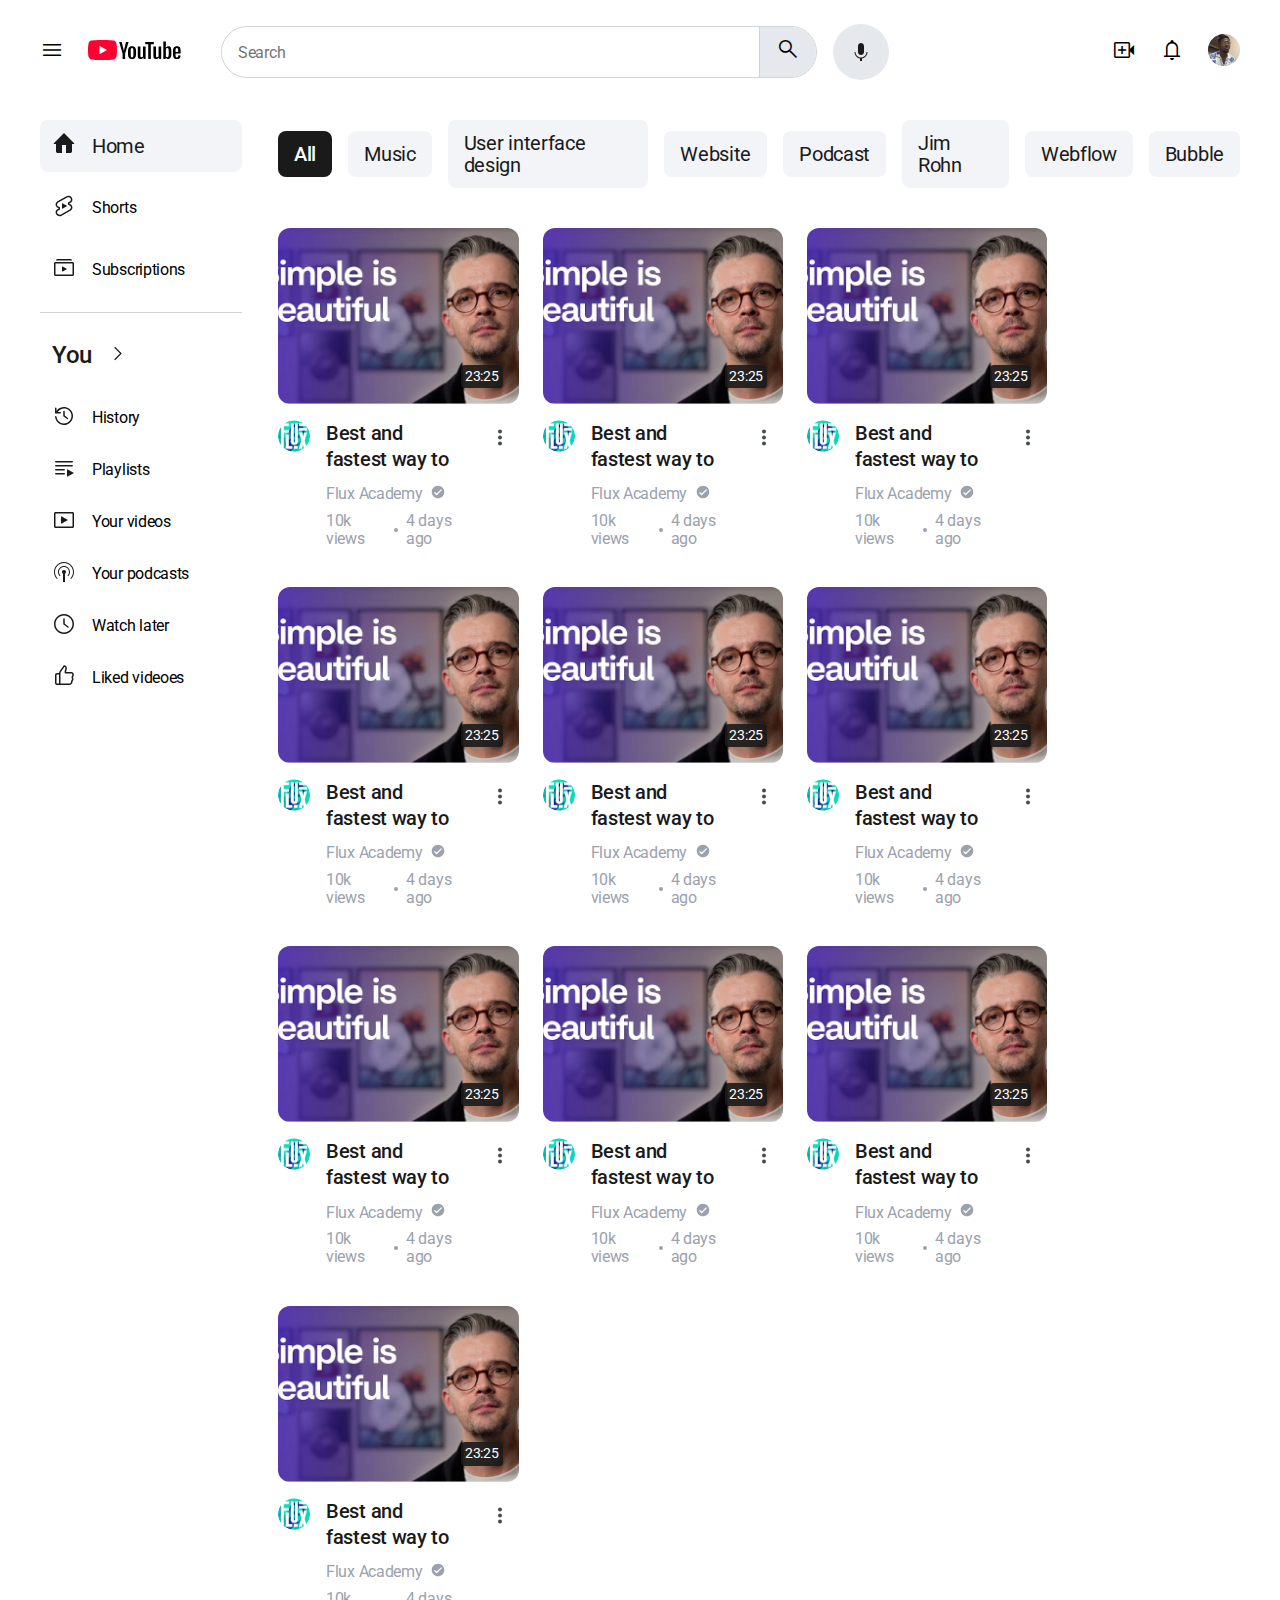
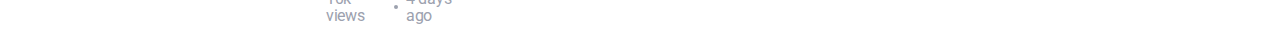
<file: index.html>
<!DOCTYPE html>
<html lang="en">
<head>
    <meta charset="UTF-8">
    <meta name="viewport" content="width=device-width, initial-scale=1.0">
    <title>Youtube replica</title>
    <link rel="stylesheet" href="./style.css">
    <link href="https://fonts.googleapis.com/css2?family=Material+Symbols+Outlined" rel="stylesheet" />
</head>
<body>
    <div class="main-container">
        <div class="navigation-header">
            <div class="logo-side">
                <div class="menu-wrapper">
                    <span class="material-symbols-outlined">menu</span>
                </div>
                <div class="logo-wrapper">
                    <a href="#">
                        <img src="./images/logo.svg" alt="youtube-logo">
                    </a>
                </div>
            </div>
            <div class="search-side">
                <div class="search-input-side">
                    <form class="searchbar">
                        <input type="text" placeholder="Search" name="search">
                    </form>
                    <div class="search-icon-wrapper">
                        <span class="material-symbols-outlined">search</span>
                    </div>
                </div>
                <div class="mic-wrapper">
                    <img src="./images/mic-icon.svg" alt="mic-icon">
                </div>
            </div>
            <div class="right-side">
                <div class="create-icon-wrapper">
                    <span class="material-symbols-outlined">
                        video_call
                        </span>
                </div>
                <div class="notification-icon-wrapper">
                    <span class="material-symbols-outlined">
                        notifications
                        </span>
                </div>
                <div class="user-avatar-wrapper">
                    <a href="#">
                        <img src="./images/user-gerald.png" alt="gerald-nwodo">
                    </a>
                </div>
            </div>
        </div>
        <div class="body-wrapper">
            <div class="sidebar-menu">
                <div class="first-section-sidebar">
                    <div class="selected-sidebar-item">
                        <div class="item-icon-wrapper">
                            <img src="./images/home-icon.svg" alt="home-icon">
                        </div>
                        <div class="item-text-wrapper">
                            <p>Home</p>
                        </div>
                    </div>
                    <div class="normal-sidebar-item">
                        <div class="item-icon-wrapper">
                            <img src="./images/shorts-icon.svg" alt="short-icon">
                        </div>
                        <div class="normal-item-wrapper">
                            <p>Shorts</p>
                        </div>
                    </div>
                    <div class="normal-sidebar-item">
                        <div class="item-icon-wrapper">
                            <img src="./images/subscriptions-icon.svg" alt="Subscriptions-icon">
                        </div>
                        <div class="normal-item-wrapper">
                            <p>Subscriptions</p>
                        </div>
                    </div>
                </div>
                <div class="second-section-sidebar">
                    <div class="sidebar-section-title">
                        <h6>You</h6>
                        <div class="forward-arrow">
                            <img src="./images/arrow right-icon.svg" alt="arrow-right-icon">
                        </div>
                    </div>
                    <div class="sidebar-container">
                        <div class="normal-sidebar-item">
                            <div class="item-icon-wrapper">
                                <img src="./images/history-icon.svg" alt="History-icon">
                            </div>
                            <div class="normal-item-wrapper">
                                <p>History</p>
                            </div>
                        </div>
                        <div class="normal-sidebar-item">
                            <div class="item-icon-wrapper">
                                <img src="./images/playlists -icon.svg" alt="playlist-icon">
                            </div>
                            <div class="normal-item-wrapper">
                                <p>Playlists</p>
                            </div>
                        </div>
                        <div class="normal-sidebar-item">
                            <div class="item-icon-wrapper">
                                <img src="./images/y.videos-icon.svg" alt="your-videos-icon">
                            </div>
                            <div class="normal-item-wrapper">
                                <p>Your videos</p>
                            </div>
                        </div>
                        <div class="normal-sidebar-item">
                            <div class="item-icon-wrapper">
                                <img src="./images/your podcast -icon.svg" alt="podcast-icon">
                            </div>
                            <div class="normal-item-wrapper">
                                <p>Your podcasts</p>
                            </div>
                        </div>
                        <div class="normal-sidebar-item">
                            <div class="item-icon-wrapper">
                                <img src="./images/later-icon.svg" alt="later-icon">
                            </div>
                            <div class="normal-item-wrapper">
                                <p>Watch later</p>
                            </div>
                        </div>
                        <div class="normal-sidebar-item">
                            <div class="item-icon-wrapper">
                                <img src="./images/liked -icon.svg" alt="thumbup-icon">
                            </div>
                            <div class="normal-item-wrapper">
                                <p>Liked videoes</p>
                            </div>
                        </div>
                    </div>
                </div>
            </div>
            <div class="content-container">
                <div class="tags-container">
                    <div class="active-tag">
                        <p>All</p>
                    </div>
                    <div class="inactive-tag">
                        <p>Music</p>
                    </div>
                    <div class="inactive-tag">
                        <p>User interface design</p>
                    </div>
                    <div class="inactive-tag">
                        <p>Website</p>
                    </div>
                    <div class="inactive-tag">
                        <p>Podcast</p>
                    </div>
                    <div class="inactive-tag">
                        <p>Jim Rohn</p>
                    </div>
                    <div class="inactive-tag">
                        <p>Webflow</p>
                    </div>
                    <div class="inactive-tag">
                        <p>Bubble</p>
                    </div>
                </div>
                <div class="thumbnail-container">
                    <div class="single-thumbnail">
                        <div class="image-container">
                            <div class="duration">
                                <p>23:25</p>
                            </div>
                        </div>
                        <div class="infor-part">
                            <div class="avatar-infor">
                                <div class="avatart-wrapper">
                                    <img src="./images/flux avatar.png" alt="flux-avartar">
                                </div>
                                <div class="all-text-part">
                                    <h3>Best and fastest way to design beautiful websites</h3>
                                    <div class="smaller-texts">
                                        <div class="company-verify">
                                            <p>Flux Academy</p>
                                            <div class="verify-wrapper">
                                                <img src="./images/verified -icon.svg" alt="verifcation-badge">
                                            </div>
                                        </div>
                                        <div class="views-time">
                                            <div class="views-wrapper">
                                                <p>10k views</p>
                                            </div>
                                            <div class="time-wrapper">
                                                <img src="./images/dot-4px-icon.svg" alt="dot-separator">
                                                <p>4 days ago</p>
                                            </div>
                                        </div>
                                    </div>
                                </div>
                            </div>
                            <div class="kebab-menu-wrapper">
                                <img src="./images/kebab menu -icon.svg" alt="kebab-icon">
                            </div>
                        </div>
                    </div>
                    <div class="single-thumbnail">
                        <div class="image-container">
                            <div class="duration">
                                <p>23:25</p>
                            </div>
                        </div>
                        <div class="infor-part">
                            <div class="avatar-infor">
                                <div class="avatart-wrapper">
                                    <img src="./images/flux avatar.png" alt="flux-avartar">
                                </div>
                                <div class="all-text-part">
                                    <h3>Best and fastest way to design beautiful websites</h3>
                                    <div class="smaller-texts">
                                        <div class="company-verify">
                                            <p>Flux Academy</p>
                                            <div class="verify-wrapper">
                                                <img src="./images/verified -icon.svg" alt="verifcation-badge">
                                            </div>
                                        </div>
                                        <div class="views-time">
                                            <div class="views-wrapper">
                                                <p>10k views</p>
                                            </div>
                                            <div class="time-wrapper">
                                                <img src="./images/dot-4px-icon.svg" alt="dot-separator">
                                                <p>4 days ago</p>
                                            </div>
                                        </div>
                                    </div>
                                </div>
                            </div>
                            <div class="kebab-menu-wrapper">
                                <img src="./images/kebab menu -icon.svg" alt="kebab-icon">
                            </div>
                        </div>
                    </div>
                    <div class="single-thumbnail">
                        <div class="image-container">
                            <div class="duration">
                                <p>23:25</p>
                            </div>
                        </div>
                        <div class="infor-part">
                            <div class="avatar-infor">
                                <div class="avatart-wrapper">
                                    <img src="./images/flux avatar.png" alt="flux-avartar">
                                </div>
                                <div class="all-text-part">
                                    <h3>Best and fastest way to design beautiful websites</h3>
                                    <div class="smaller-texts">
                                        <div class="company-verify">
                                            <p>Flux Academy</p>
                                            <div class="verify-wrapper">
                                                <img src="./images/verified -icon.svg" alt="verifcation-badge">
                                            </div>
                                        </div>
                                        <div class="views-time">
                                            <div class="views-wrapper">
                                                <p>10k views</p>
                                            </div>
                                            <div class="time-wrapper">
                                                <img src="./images/dot-4px-icon.svg" alt="dot-separator">
                                                <p>4 days ago</p>
                                            </div>
                                        </div>
                                    </div>
                                </div>
                            </div>
                            <div class="kebab-menu-wrapper">
                                <img src="./images/kebab menu -icon.svg" alt="kebab-icon">
                            </div>
                        </div>
                    </div>
                    <div class="single-thumbnail">
                        <div class="image-container">
                            <div class="duration">
                                <p>23:25</p>
                            </div>
                        </div>
                        <div class="infor-part">
                            <div class="avatar-infor">
                                <div class="avatart-wrapper">
                                    <img src="./images/flux avatar.png" alt="flux-avartar">
                                </div>
                                <div class="all-text-part">
                                    <h3>Best and fastest way to design beautiful websites</h3>
                                    <div class="smaller-texts">
                                        <div class="company-verify">
                                            <p>Flux Academy</p>
                                            <div class="verify-wrapper">
                                                <img src="./images/verified -icon.svg" alt="verifcation-badge">
                                            </div>
                                        </div>
                                        <div class="views-time">
                                            <div class="views-wrapper">
                                                <p>10k views</p>
                                            </div>
                                            <div class="time-wrapper">
                                                <img src="./images/dot-4px-icon.svg" alt="dot-separator">
                                                <p>4 days ago</p>
                                            </div>
                                        </div>
                                    </div>
                                </div>
                            </div>
                            <div class="kebab-menu-wrapper">
                                <img src="./images/kebab menu -icon.svg" alt="kebab-icon">
                            </div>
                        </div>
                    </div>
                    <div class="single-thumbnail">
                        <div class="image-container">
                            <div class="duration">
                                <p>23:25</p>
                            </div>
                        </div>
                        <div class="infor-part">
                            <div class="avatar-infor">
                                <div class="avatart-wrapper">
                                    <img src="./images/flux avatar.png" alt="flux-avartar">
                                </div>
                                <div class="all-text-part">
                                    <h3>Best and fastest way to design beautiful websites</h3>
                                    <div class="smaller-texts">
                                        <div class="company-verify">
                                            <p>Flux Academy</p>
                                            <div class="verify-wrapper">
                                                <img src="./images/verified -icon.svg" alt="verifcation-badge">
                                            </div>
                                        </div>
                                        <div class="views-time">
                                            <div class="views-wrapper">
                                                <p>10k views</p>
                                            </div>
                                            <div class="time-wrapper">
                                                <img src="./images/dot-4px-icon.svg" alt="dot-separator">
                                                <p>4 days ago</p>
                                            </div>
                                        </div>
                                    </div>
                                </div>
                            </div>
                            <div class="kebab-menu-wrapper">
                                <img src="./images/kebab menu -icon.svg" alt="kebab-icon">
                            </div>
                        </div>
                    </div>
                    <div class="single-thumbnail">
                        <div class="image-container">
                            <div class="duration">
                                <p>23:25</p>
                            </div>
                        </div>
                        <div class="infor-part">
                            <div class="avatar-infor">
                                <div class="avatart-wrapper">
                                    <img src="./images/flux avatar.png" alt="flux-avartar">
                                </div>
                                <div class="all-text-part">
                                    <h3>Best and fastest way to design beautiful websites</h3>
                                    <div class="smaller-texts">
                                        <div class="company-verify">
                                            <p>Flux Academy</p>
                                            <div class="verify-wrapper">
                                                <img src="./images/verified -icon.svg" alt="verifcation-badge">
                                            </div>
                                        </div>
                                        <div class="views-time">
                                            <div class="views-wrapper">
                                                <p>10k views</p>
                                            </div>
                                            <div class="time-wrapper">
                                                <img src="./images/dot-4px-icon.svg" alt="dot-separator">
                                                <p>4 days ago</p>
                                            </div>
                                        </div>
                                    </div>
                                </div>
                            </div>
                            <div class="kebab-menu-wrapper">
                                <img src="./images/kebab menu -icon.svg" alt="kebab-icon">
                            </div>
                        </div>
                    </div>
                    <div class="single-thumbnail">
                        <div class="image-container">
                            <div class="duration">
                                <p>23:25</p>
                            </div>
                        </div>
                        <div class="infor-part">
                            <div class="avatar-infor">
                                <div class="avatart-wrapper">
                                    <img src="./images/flux avatar.png" alt="flux-avartar">
                                </div>
                                <div class="all-text-part">
                                    <h3>Best and fastest way to design beautiful websites</h3>
                                    <div class="smaller-texts">
                                        <div class="company-verify">
                                            <p>Flux Academy</p>
                                            <div class="verify-wrapper">
                                                <img src="./images/verified -icon.svg" alt="verifcation-badge">
                                            </div>
                                        </div>
                                        <div class="views-time">
                                            <div class="views-wrapper">
                                                <p>10k views</p>
                                            </div>
                                            <div class="time-wrapper">
                                                <img src="./images/dot-4px-icon.svg" alt="dot-separator">
                                                <p>4 days ago</p>
                                            </div>
                                        </div>
                                    </div>
                                </div>
                            </div>
                            <div class="kebab-menu-wrapper">
                                <img src="./images/kebab menu -icon.svg" alt="kebab-icon">
                            </div>
                        </div>
                    </div>
                    <div class="single-thumbnail">
                        <div class="image-container">
                            <div class="duration">
                                <p>23:25</p>
                            </div>
                        </div>
                        <div class="infor-part">
                            <div class="avatar-infor">
                                <div class="avatart-wrapper">
                                    <img src="./images/flux avatar.png" alt="flux-avartar">
                                </div>
                                <div class="all-text-part">
                                    <h3>Best and fastest way to design beautiful websites</h3>
                                    <div class="smaller-texts">
                                        <div class="company-verify">
                                            <p>Flux Academy</p>
                                            <div class="verify-wrapper">
                                                <img src="./images/verified -icon.svg" alt="verifcation-badge">
                                            </div>
                                        </div>
                                        <div class="views-time">
                                            <div class="views-wrapper">
                                                <p>10k views</p>
                                            </div>
                                            <div class="time-wrapper">
                                                <img src="./images/dot-4px-icon.svg" alt="dot-separator">
                                                <p>4 days ago</p>
                                            </div>
                                        </div>
                                    </div>
                                </div>
                            </div>
                            <div class="kebab-menu-wrapper">
                                <img src="./images/kebab menu -icon.svg" alt="kebab-icon">
                            </div>
                        </div>
                    </div>
                    <div class="single-thumbnail">
                        <div class="image-container">
                            <div class="duration">
                                <p>23:25</p>
                            </div>
                        </div>
                        <div class="infor-part">
                            <div class="avatar-infor">
                                <div class="avatart-wrapper">
                                    <img src="./images/flux avatar.png" alt="flux-avartar">
                                </div>
                                <div class="all-text-part">
                                    <h3>Best and fastest way to design beautiful websites</h3>
                                    <div class="smaller-texts">
                                        <div class="company-verify">
                                            <p>Flux Academy</p>
                                            <div class="verify-wrapper">
                                                <img src="./images/verified -icon.svg" alt="verifcation-badge">
                                            </div>
                                        </div>
                                        <div class="views-time">
                                            <div class="views-wrapper">
                                                <p>10k views</p>
                                            </div>
                                            <div class="time-wrapper">
                                                <img src="./images/dot-4px-icon.svg" alt="dot-separator">
                                                <p>4 days ago</p>
                                            </div>
                                        </div>
                                    </div>
                                </div>
                            </div>
                            <div class="kebab-menu-wrapper">
                                <img src="./images/kebab menu -icon.svg" alt="kebab-icon">
                            </div>
                        </div>
                    </div>
                    <div class="single-thumbnail">
                        <div class="image-container">
                            <div class="duration">
                                <p>23:25</p>
                            </div>
                        </div>
                        <div class="infor-part">
                            <div class="avatar-infor">
                                <div class="avatart-wrapper">
                                    <img src="./images/flux avatar.png" alt="flux-avartar">
                                </div>
                                <div class="all-text-part">
                                    <h3>Best and fastest way to design beautiful websites</h3>
                                    <div class="smaller-texts">
                                        <div class="company-verify">
                                            <p>Flux Academy</p>
                                            <div class="verify-wrapper">
                                                <img src="./images/verified -icon.svg" alt="verifcation-badge">
                                            </div>
                                        </div>
                                        <div class="views-time">
                                            <div class="views-wrapper">
                                                <p>10k views</p>
                                            </div>
                                            <div class="time-wrapper">
                                                <img src="./images/dot-4px-icon.svg" alt="dot-separator">
                                                <p>4 days ago</p>
                                            </div>
                                        </div>
                                    </div>
                                </div>
                            </div>
                            <div class="kebab-menu-wrapper">
                                <img src="./images/kebab menu -icon.svg" alt="kebab-icon">
                            </div>
                        </div>
                    </div>
                </div>
            </div>
        </div>
    </div>
</body>
</html>
</file>
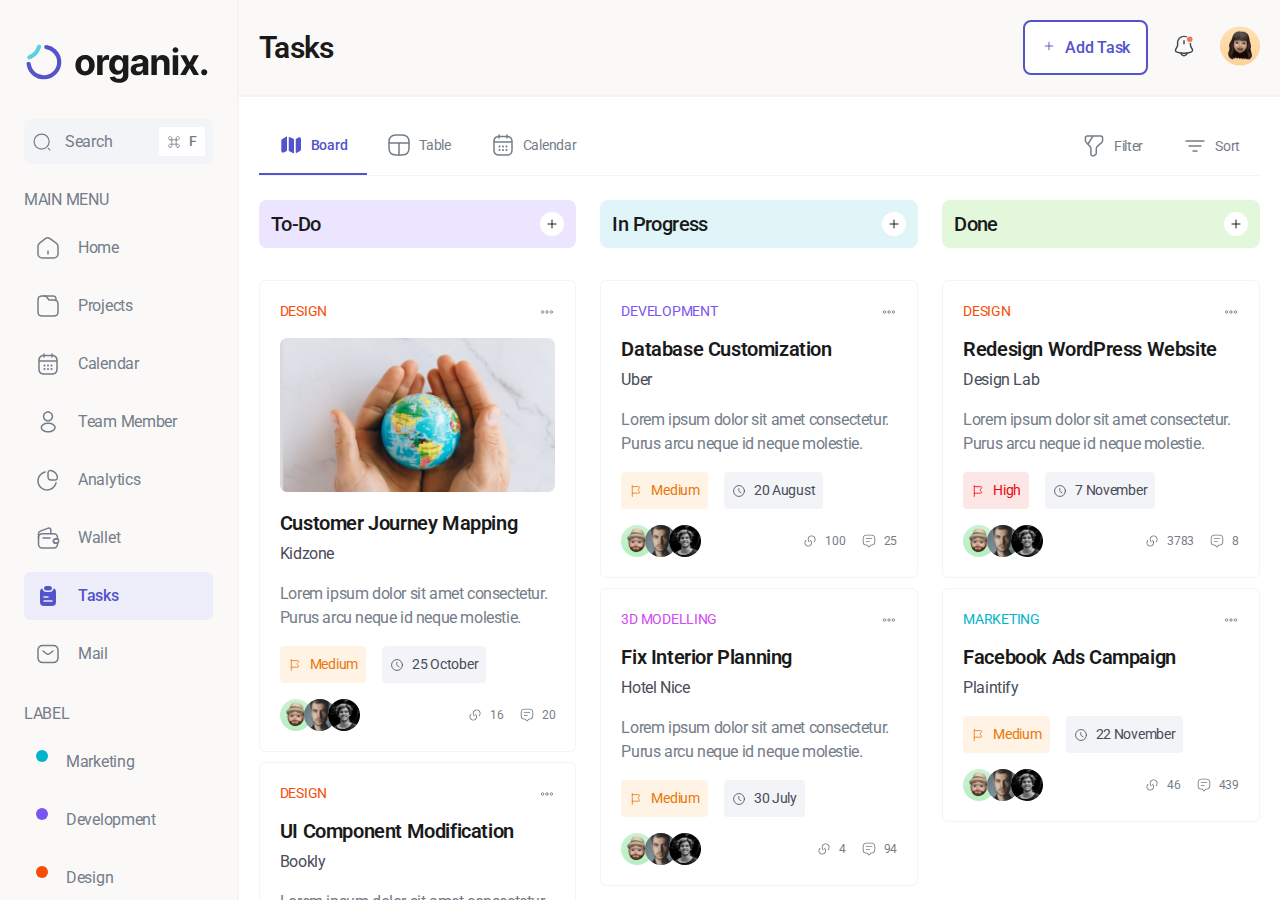
<file: dashboard.html>
<!DOCTYPE html>
<html lang="en">
<head>
    <meta charset="UTF-8">
    <meta name="viewport" content="width=device-width, initial-scale=1.0">
    <title>dashboard-design</title>
    <link rel="stylesheet" href="./dashboard.css">
</head>
<body>
        <div class="grandparent">
            <div class="sidebar-container">
                <div class="logo-container">
                    <img src="./images/dashboard/logo.svg" alt="logo">
                </div>
                <div class="sidebar-main-child">
                    <div class="search-container">
                        <div class="search-container-wrapper">
                            <div class="icon-and-text">
                                <img src="./images/dashboard/search-icon.svg" alt="search-icon">
                                <p>Search</p>
                            </div>
                            <div class="command-and-f">
                                <img src="./images/dashboard/command-icon.svg" alt="command-icon">
                                <p>F</p>
                            </div>
                        </div>
                    </div>
                    <div class="lower-side-bar-wrapper">
                        <div class="main-menu-section">
                            <p>MAIN MENU</p>
                            <div class="sidebar-buttons-wrapper">
                                <div class="sidebar-button hover">
                                    <img src="./images/dashboard/home-icon.svg" alt="home icon">
                                    <p>Home</p>
                                </div>
                                <div class="sidebar-button">
                                    <img src="./images/dashboard/project-icon.svg" alt="project-icon">
                                    <p>Projects</p>
                                </div>
                                <div class="sidebar-button">
                                    <img src="./images/dashboard/calendar-icon.svg" alt="calendar-icon">
                                    <p>Calendar</p>
                                </div>
                                <div class="sidebar-button">
                                    <img src="./images/dashboard/team-icon.svg" alt="team-icon">
                                    <p>Team Member</p>
                                </div>
                                <div class="sidebar-button">
                                    <img src="./images/dashboard/analytic-icon.svg" alt="analytic-icon">
                                    <p>Analytics</p>
                                </div>
                                <div class="sidebar-button">
                                    <img src="./images/dashboard/wallet-icon.svg" alt="wallet-icon">
                                    <p>Wallet</p>
                                </div>
                                <div class="sidebar-button active">
                                    <img src="./images/dashboard/task-icon.svg" alt="task-icon">
                                    <p>Tasks</p>
                                </div>
                                <div class="sidebar-button">
                                    <img src="./images/dashboard/mail-icon.svg" alt="email icon">
                                    <p>Mail</p>
                                </div>
                            </div>
                        </div>
                        <div class="label-section">
                            <p>LABEL</p>
                            <div class="sidebar-label-wrapper">
                                <div class="sidebar-label">
                                    <img src="./images/dashboard/marketing-eclipse.svg" alt="marketing-eclipse">
                                    <p>Marketing</p>
                                </div>
                                <div class="sidebar-label">
                                    <img src="./images/dashboard/development-eclipse.svg" alt="development-eclipse">
                                    <p>Development</p>
                                </div>
                                <div class="sidebar-label">
                                    <img src="./images/dashboard/design-eclipse.svg" alt="design-eclipse">
                                    <p>Design</p>
                                </div>
                                <div class="sidebar-label">
                                    <img src="./images/dashboard/3dmodeling-eclipse.svg" alt="3dmodeling-eclipse">
                                    <p>3D Modeling</p>
                                </div>
                            </div>
                        </div>
                    </div>
                </div>
            </div>
            <div class="main-contaier">
                <div class="heading-nav">
                    <h2>Tasks</h2>
                    <div class="profile-section">
                        <button class="secondary-button">
                            <img src="./images/dashboard/add-icon.svg" alt="plus">
                            <p>Add Task</p>
                        </button>
                        <div class="notification-icon-wrapper">
                            <img src="./images/dashboard/notification-icon.svg" alt="notification-icon">
                        </div>
                        <div class="pp-wrapper">
                            <img src="./images/dashboard/profile-picture.png" alt="profile picture">
                        </div>
                    </div>
                </div>
                <div class="main-field">
                    <div class="top-main-feild">
                        <div class="tab-section">
                            <div class="tab-item active">
                                <img src="./images/dashboard/board-icon.svg" alt="board-icon">
                                <p>Board</p>
                            </div>
                            <div class="tab-item">
                                <img src="./images/dashboard/table-icon.svg" alt="table-icon">
                                <p>Table</p>
                            </div>
                            <div class="tab-item">
                                <img src="./images/dashboard/calendar-icon2.svg" alt="calendar-icon">
                                <p>Calendar</p>
                            </div>
                        </div>
                        <div class="filter-sort-section">
                            <div class="filter">
                                <img src="./images/dashboard/filter-icon.svg" alt="filter-icon">
                                <p>Filter</p>
                            </div>
                            <div class="sort">
                                <img src="./images/dashboard/sort-icon.svg" alt="sort-icon">
                                <p>Sort</p>
                            </div>
                        </div>
                    </div>
                    <div class="bottom-main-field">
                        <div class="bottom-main-item-container">
                            <div class="item-header purple">
                                <h3>To-Do</h3>
                                <div class="plus-icon-wrapper">
                                    <img src="./images/dashboard/add-black-icon.svg" alt="add-black-icon">
                                </div>
                            </div>
                            <div class="card-wrapper">
                                <div class="card-item">
                                    <div class="firstline design">
                                        <p>DESIGN</p>
                                        <img src="./images/dashboard/kebab-icon.svg" alt="kebab-icon">
                                    </div>
                                    <div class="image-wrapper">
                                        <img src="./images/dashboard/world in hands.png" alt="world in hand">
                                    </div>
                                    <div class="text-container">
                                        <div class="card-text-title">
                                            <h6>Customer Journey Mapping</h6>
                                            <p>Kidzone</p>
                                        </div>
                                        <div class="card-paragraph">
                                            <p>Lorem ipsum dolor sit amet consectetur. Purus arcu neque id neque molestie.</p>
                                        </div>
                                    </div>
                                    <div class="tag-wrapper">
                                        <div class="flag-tag medium">
                                            <img src="./images/dashboard/flag-yellow-icon.svg" alt="yellow-flag icon">
                                            <p>Medium</p>
                                        </div>
                                        <div class="date-tag">
                                            <img src="./images/dashboard/clock-icon.svg" alt="yellow-flag icon">
                                            <p>25 October</p>
                                        </div>
                                    </div>
                                    <div class="lastline">
                                        <div class="images-container">
                                            <img src="./images/dashboard/pp1.svg" alt="pp1" class="pp1">
                                            <img src="./images/dashboard/pp2.svg" alt="pp2" class="pp2">
                                            <img src="./images/dashboard/pp3.svg" alt="pp3" class="pp3">
                                        </div>
                                        <div class="linkandcomment">
                                            <div class="link">
                                                <img src="./images/dashboard/link-icon.svg" alt="link icon">
                                                <p>16</p>
                                            </div>
                                            <div class="comment">
                                                <img src="./images/dashboard/comment-icon.svg" alt="comment icon">
                                                <p>20</p>
                                            </div>
                                        </div>
                                    </div>
                                </div>
                                <div class="card-item">
                                    <div class="firstline design">
                                        <p>DESIGN</p>
                                        <img src="./images/dashboard/kebab-icon.svg" alt="kebab-icon">
                                    </div>
                                    <div class="text-container">
                                        <div class="card-text-title">
                                            <h6>UI Component Modification</h6>
                                            <p>Bookly</p>
                                        </div>
                                        <div class="card-paragraph">
                                            <p>Lorem ipsum dolor sit amet consectetur. Purus arcu neque id neque molestie.</p>
                                        </div>
                                    </div>
                                    <div class="tag-wrapper">
                                        <div class="flag-tag medium">
                                            <img src="./images/dashboard/flag-yellow-icon.svg" alt="yellow-flag icon">
                                            <p>Medium</p>
                                        </div>
                                        <div class="date-tag">
                                            <img src="./images/dashboard/clock-icon.svg" alt="yellow-flag icon">
                                            <p>1 October</p>
                                        </div>
                                    </div>
                                    <div class="lastline">
                                        <div class="images-container">
                                            <img src="./images/dashboard/pp1.svg" alt="pp1" class="pp1">
                                            <img src="./images/dashboard/pp2.svg" alt="pp2" class="pp2">
                                            <img src="./images/dashboard/pp3.svg" alt="pp3" class="pp3">
                                        </div>
                                        <div class="linkandcomment">
                                            <div class="link">
                                                <img src="./images/dashboard/link-icon.svg" alt="link icon">
                                                <p>16</p>
                                            </div>
                                            <div class="comment">
                                                <img src="./images/dashboard/comment-icon.svg" alt="comment icon">
                                                <p>20</p>
                                            </div>
                                        </div>
                                    </div>
                                </div>
                            </div>
                        </div>
                        <div class="bottom-main-item-container">
                            <div class="item-header light-blue">
                                <h3>In Progress</h3>
                                <div class="plus-icon-wrapper">
                                    <img src="./images/dashboard/add-black-icon.svg" alt="add-black-icon">
                                </div>
                            </div>
                            <div class="card-wrapper">
                                <div class="card-item">
                                    <div class="firstline development">
                                        <p>DEVELOPMENT</p>
                                        <img src="./images/dashboard/kebab-icon.svg" alt="kebab-icon">
                                    </div>
                                    <div class="text-container">
                                        <div class="card-text-title">
                                            <h6>Database Customization</h6>
                                            <p>Uber</p>
                                        </div>
                                        <div class="card-paragraph">
                                            <p>Lorem ipsum dolor sit amet consectetur. Purus arcu neque id neque molestie.</p>
                                        </div>
                                    </div>
                                    <div class="tag-wrapper">
                                        <div class="flag-tag medium">
                                            <img src="./images/dashboard/flag-yellow-icon.svg" alt="yellow-flag icon">
                                            <p>Medium</p>
                                        </div>
                                        <div class="date-tag">
                                            <img src="./images/dashboard/clock-icon.svg" alt="yellow-flag icon">
                                            <p>20 August</p>
                                        </div>
                                    </div>
                                    <div class="lastline">
                                        <div class="images-container">
                                            <img src="./images/dashboard/pp1.svg" alt="pp1" class="pp1">
                                            <img src="./images/dashboard/pp2.svg" alt="pp2" class="pp2">
                                            <img src="./images/dashboard/pp3.svg" alt="pp3" class="pp3">
                                        </div>
                                        <div class="linkandcomment">
                                            <div class="link">
                                                <img src="./images/dashboard/link-icon.svg" alt="link icon">
                                                <p>100</p>
                                            </div>
                                            <div class="comment">
                                                <img src="./images/dashboard/comment-icon.svg" alt="comment icon">
                                                <p>25</p>
                                            </div>
                                        </div>
                                    </div>
                                </div>
                                <div class="card-item">
                                    <div class="firstline dmodel">
                                        <p>3D MODELLING</p>
                                        <img src="./images/dashboard/kebab-icon.svg" alt="kebab-icon">
                                    </div>
                                    <div class="text-container">
                                        <div class="card-text-title">
                                            <h6>Fix Interior Planning</h6>
                                            <p>Hotel Nice</p>
                                        </div>
                                        <div class="card-paragraph">
                                            <p>Lorem ipsum dolor sit amet consectetur. Purus arcu neque id neque molestie.</p>
                                        </div>
                                    </div>
                                    <div class="tag-wrapper">
                                        <div class="flag-tag medium">
                                            <img src="./images/dashboard/flag-yellow-icon.svg" alt="yellow-flag icon">
                                            <p>Medium</p>
                                        </div>
                                        <div class="date-tag">
                                            <img src="./images/dashboard/clock-icon.svg" alt="yellow-flag icon">
                                            <p>30 July</p>
                                        </div>
                                    </div>
                                    <div class="lastline">
                                        <div class="images-container">
                                            <img src="./images/dashboard/pp1.svg" alt="pp1" class="pp1">
                                            <img src="./images/dashboard/pp2.svg" alt="pp2" class="pp2">
                                            <img src="./images/dashboard/pp3.svg" alt="pp3" class="pp3">
                                        </div>
                                        <div class="linkandcomment">
                                            <div class="link">
                                                <img src="./images/dashboard/link-icon.svg" alt="link icon">
                                                <p>4</p>
                                            </div>
                                            <div class="comment">
                                                <img src="./images/dashboard/comment-icon.svg" alt="comment icon">
                                                <p>94</p>
                                            </div>
                                        </div>
                                    </div>
                                </div>
                            </div>
                        </div>
                        <div class="bottom-main-item-container">
                            <div class="item-header light-green">
                                <h3>Done</h3>
                                <div class="plus-icon-wrapper">
                                    <img src="./images/dashboard/add-black-icon.svg" alt="add-black-icon">
                                </div>
                            </div>
                            <div class="card-wrapper">
                                <div class="card-item">
                                    <div class="firstline design">
                                        <p>DESIGN</p>
                                        <img src="./images/dashboard/kebab-icon.svg" alt="kebab-icon">
                                    </div>
                                    <div class="text-container">
                                        <div class="card-text-title">
                                            <h6>Redesign WordPress Website</h6>
                                            <p>Design Lab</p>
                                        </div>
                                        <div class="card-paragraph">
                                            <p>Lorem ipsum dolor sit amet consectetur. Purus arcu neque id neque molestie.</p>
                                        </div>
                                    </div>
                                    <div class="tag-wrapper">
                                        <div class="flag-tag high">
                                            <img src="./images/dashboard/flag-red-icon.svg" alt="red-flag icon">
                                            <p>High</p>
                                        </div>
                                        <div class="date-tag">
                                            <img src="./images/dashboard/clock-icon.svg" alt="yellow-flag icon">
                                            <p>7 November</p>
                                        </div>
                                    </div>
                                    <div class="lastline">
                                        <div class="images-container">
                                            <img src="./images/dashboard/pp1.svg" alt="pp1" class="pp1">
                                            <img src="./images/dashboard/pp2.svg" alt="pp2" class="pp2">
                                            <img src="./images/dashboard/pp3.svg" alt="pp3" class="pp3">
                                        </div>
                                        <div class="linkandcomment">
                                            <div class="link">
                                                <img src="./images/dashboard/link-icon.svg" alt="link icon">
                                                <p>3783</p>
                                            </div>
                                            <div class="comment">
                                                <img src="./images/dashboard/comment-icon.svg" alt="comment icon">
                                                <p>8</p>
                                            </div>
                                        </div>
                                    </div>
                                </div>
                                <div class="card-item">
                                    <div class="firstline mart">
                                        <p>MARKETING</p>
                                        <img src="./images/dashboard/kebab-icon.svg" alt="kebab-icon">
                                    </div>
                                    <div class="text-container">
                                        <div class="card-text-title">
                                            <h6>Facebook Ads Campaign</h6>
                                            <p>Plaintify</p>
                                        </div>
                                    </div>
                                    <div class="tag-wrapper">
                                        <div class="flag-tag medium">
                                            <img src="./images/dashboard/flag-yellow-icon.svg" alt="yellow-flag icon">
                                            <p>Medium</p>
                                        </div>
                                        <div class="date-tag">
                                            <img src="./images/dashboard/clock-icon.svg" alt="yellow-flag icon">
                                            <p>22 November</p>
                                        </div>
                                    </div>
                                    <div class="lastline">
                                        <div class="images-container">
                                            <img src="./images/dashboard/pp1.svg" alt="pp1" class="pp1">
                                            <img src="./images/dashboard/pp2.svg" alt="pp2" class="pp2">
                                            <img src="./images/dashboard/pp3.svg" alt="pp3" class="pp3">
                                        </div>
                                        <div class="linkandcomment">
                                            <div class="link">
                                                <img src="./images/dashboard/link-icon.svg" alt="link icon">
                                                <p>46</p>
                                            </div>
                                            <div class="comment">
                                                <img src="./images/dashboard/comment-icon.svg" alt="comment icon">
                                                <p>439</p>
                                            </div>
                                        </div>
                                    </div>
                                </div>
                            </div>
                        </div>
                    </div>
                </div>
            </div>
        </div>





</body>
</html>
</file>
<file: style.css>
@import url('https://fonts.googleapis.com/css2?family=Roboto:ital,wght@0,100;0,300;0,400;0,500;0,700;0,900;1,100;1,300;1,400;1,500;1,700;1,900&display=swap');
*{
    margin: 0;
    padding: 0;
    box-sizing: border-box;
    font-family: "Roboto", sans-serif;
    letter-spacing: -0.01875rem;
}
.main-container{
    width: 100%;
    height: auto;
    display: flex;
    flex-direction: column;
}
.navigation-header{
    width: 100%;
    height: auto;
    padding: 1.5rem 2.5rem;
    display: flex;
    flex-direction: row;
    justify-content: space-between;
    align-items: center;
    column-gap: 2.5rem;
}
.logo-side{
    width: fit-content;
    height: auto;
    display: flex;
    flex-direction: row;
    column-gap: 1.5rem;
    justify-content: start;
    align-items: center;
}
.menu-wrapper{
    width: fit-content;
    height: auto;
}
.material-symbols-outlined {
  font-variation-settings:
  'FILL' 0,
  'wght' 400,
  'GRAD' 0,
  'opsz' 64
}
.logo-wrapper{
    width: fit-content;
    height: auto;
}
.search-side{
    width: 80%;
    height: auto;
    display: flex;
    flex-direction: row;
    column-gap: 1rem;
    justify-content: start;
    align-items: center;
}
.search-input-side{
    width: 70%;
    min-width: 20rem;
    max-width: 46rem;
    height: auto;
    display: flex;
    flex-direction: row;
    justify-content: space-between;
    align-items: center;
    border: 1px solid #CFD3D9;
    border-radius: 6.25rem;
}
.searchbar input{
    width: 100%;
    height: auto;
    padding: 0.62rem 1rem 0.62rem 1rem;
    font-size: 1rem;
    font-weight: 400;
    color: #757D88;
    border: none;
    border-radius: 62.5rem 0 0 62.5rem;
}
.search-icon-wrapper span{
    width: auto;
    height: auto;
    padding: 0.62rem 1rem 1rem 1rem;
    background-color: #E5E8ED;
    border-left: 1px solid #CFD3D9;
    border-radius: 0 62.5rem 62.5rem 0;
    cursor: pointer;
}
.mic-wrapper{
    width: fit-content;
    height: auto;
    padding: 1rem;
    border-radius: 1000rem;
    background-color: #E5E8ED;
    display: flex;
    flex-direction: column;
    justify-content: center;
    align-items: center;
    cursor: pointer;
}
.right-side{
    width: fit-content;
    height: auto;
    display: flex;
    flex-direction: row;
    column-gap: 1.5rem;
    justify-content: start;
    align-items: center;
}
.body-wrapper{
    width: 100%;
    height: auto;
    display: flex;
    flex-direction: row;
    column-gap: 1rem;
    justify-content: start;
    align-items: start;
    padding: 1rem 2.5rem;
}
.sidebar-menu{
    width: 17rem;
    height: auto;
    display: flex;
    flex-direction: column;
    padding: 0 1.25rem 0 0;
}
.first-section-sidebar{
    width: 100%;
    height: auto;
    padding: 0 0 1rem 0;
    border-bottom: 1px solid #CFD3D9;
    display: flex;
    flex-direction: column;
    row-gap: 0.62rem;
    justify-content: start;
    align-items: start;
}
.selected-sidebar-item{
    width: 100%;
    height: auto;
    padding: 0.75rem;
    background-color: #F2F4F7;
    display: flex;
    flex-direction: row;
    column-gap: 1rem;
    justify-content: start;
    align-items: center;
    border-radius: 0.5rem;
    cursor: pointer;
}
.item-text-wrapper p{
    width: fit-content;
    height: auto;
    color: #1A1A1A;
    font-size: 1.25rem;
    font-weight: 400;
    line-height: 110%;
}
.normal-sidebar-item{
    width: 100%;
    height: auto;
    padding: 0.75rem;
    display: flex;
    flex-direction: row;
    column-gap: 1rem;
    justify-content: start;
    align-items: center;
    border-radius: 0.5rem;
    cursor: pointer;
}
.second-section-sidebar{
    width: 100%;
    height: auto;
    padding: 1rem 0 1rem 0;
    display: flex;
    flex-direction: column;
    row-gap: 0.62rem;
    justify-content: start;
    align-items: start;
}
.sidebar-section-title{
    width: 100%;
    height: auto;
    padding: 0.75rem;
    display: flex;
    flex-direction: row;
    column-gap: 1rem;
    justify-content: start;
    align-items: center;
}
.sidebar-section-title h6{
    width: fit-content;
    height: auto;
    color: #1A1A1A;
    font-size: 1.5rem;
    font-weight: 500;
    line-height: 120%;
}
.content-container{
    width: 100%;
    height: auto;
    display: flex;
    flex-direction: column;
    justify-content: start;
    align-items: start;
    row-gap: 2.5rem;
}
.tags-container{
    width: 100%;
    height: auto;
    display: flex;
    flex-direction: row;
    column-gap: 1rem;
    justify-content: start;
    align-items: center;
}
.active-tag{
    width: fit-content;
    height: auto;
    padding: 0.75rem 1rem;
    background-color: #1A1A1A;
    border-radius: 0.5rem;
}
.active-tag p{
    width: fit-content;
    height: auto;
    color: #FFf;
    font-size: 1.25rem;
    font-weight: 500;
    line-height: 110%;
}
.inactive-tag{
    width: fit-content;
    height: auto;
    padding: 0.75rem 1rem;
    background-color: #F2F4F7;
    border-radius: 0.5rem;
}
.inactive-tag p{
    width: fit-content;
    height: auto;
    color: #1A1A1A;
    font-size: 1.25rem;
    font-weight: 400;
    line-height: 110%;
}
.thumbnail-container{
    width: 100%;
    height: auto;
    display: flex;
    flex-wrap: wrap;
    row-gap: 2.5rem;
    column-gap: 1.5rem;
    justify-content: start;
    align-items: start;
}
.single-thumbnail{
    width: 100%;
    min-width: 15%;
    max-width: 25%;
    height: auto;
    display: flex;
    flex-direction: column;
    row-gap: 1rem;
    justify-content: start;
    align-items: start;
}
.image-container{
    width: 100%;
    height: auto;
    min-height: 11rem;
    background-color: #E5E8ED;
    background-image: url("./images/flux\ thumbnail.png");
    background-position:center;
    background-repeat: no-repeat;
    background-size: cover;
    display: flex;
    flex-direction: column;
    justify-content: end;
    align-items: end;
    padding: 1rem;
    border-radius: 0.75rem;
}
.duration{
    width: fit-content;
    height: auto;
    padding: 0.25rem;
    background-color: rgba(26, 26, 26, 0.9);
    border-radius: 0.25rem;
}
.duration p{
    width: fit-content;
    height: auto;
    color: #fff;
    font-size:  0.875rem;
    font-weight: 400;
    line-height: 110%;
}
.infor-part{
    width: 100%;
    height: auto;
    display: flex;
    flex-direction: row;
    column-gap: 1rem;
    justify-content: space-between;
    align-items: start;
}
.avatar-infor{
    width: 100%;
    height: auto;
    display: flex;
    flex-direction: row;
    column-gap: 1rem;
    justify-content: start;
    align-items: start;
}
.avatart-wrapper{
    width: auto;
    height: auto;
}
.avatart-wrapper img{
    width: 2rem;
    height: 2rem;
    border-radius: 1000rem;
}
.all-text-part{
    width: 100%;
    height: auto;
    display: flex;
    flex-direction: column;
    row-gap: 0.75rem;
    justify-content: start;
    align-items: start;
}
.all-text-part h3{
    width: fit-content;
    color: #1A1A1A;
    font-size:  1.25rem;
    font-weight: 500;
    line-height: 130%;
    max-height: 3.25rem;
    text-overflow: ellipsis;
    overflow: hidden;
    
}
.smaller-texts{
    width: 100%;
    height: auto;
    display: flex;
    flex-direction: column;
    row-gap: 0.5rem;
    justify-content: start;
    align-items: start;
}
.company-verify{
    width: fit-content;
    height: auto;
    display: flex;
    flex-direction: row;
    column-gap: 0.5rem;
    justify-content: start;
    align-items: center;
}
.company-verify p{
    width: fit-content;
    height: auto;
    color: #9CA1AE;
    font-size:  1rem;
    font-weight: 400;
    line-height: 110%;
}
.verify-wrapper img{
    width: 1rem;
    height: 1rem;
}
.views-time{
    width: fit-content;
    height: auto;
    display: flex;
    flex-direction: row;
    column-gap: 0.75rem;
    justify-content: start;
    align-items: center;
}
.views-wrapper p{
    width: fit-content;
    height: auto;
    color: #9CA1AE;
    font-size:  1rem;
    font-weight: 400;
    line-height: 110%;
}
.time-wrapper{
    width: auto;
    height: auto;
    display: flex;
    flex-direction: row;
    column-gap: 0.5rem;
    justify-content: start;
    align-items: center;
}
.time-wrapper img{
    width: 0.25rem;
    height: 0.25rem;
}
.time-wrapper p{
    width: fit-content;
    height: auto;
    color: #9CA1AE;
    font-size:  1rem;
    font-weight: 400;
    line-height: 110%;
}
</file>
<file: dashboard.css>
@import url('https://fonts.googleapis.com/css2?family=Roboto:ital,wght@0,100;0,300;0,400;0,500;0,700;0,900;1,100;1,300;1,400;1,500;1,700;1,900&display=swap');
*{
    margin: 0;
    padding: 0;
    box-sizing: border-box;
    font-family: "Roboto", sans-serif;
    letter-spacing: -0.01875rem;
}
.grandparent{
    width: 100%;
    height: auto;
    display: flex;
    flex-direction: row;
    justify-content: start;
    align-items: start;
    column-gap: 0.125rem;
    background-color:#F5F4F2;
}
.sidebar-container{
    width: 17.5rem;
    height: 100vh;
    display: flex;
    flex-direction: column;
    row-gap: 1.9375rem;
    padding: 2.5rem 1.5rem;
    justify-content: start;
    align-items: start;
    background-color: #FAF9F8;
    overflow-y: auto; 
    scrollbar-width: thin; 
    scrollbar-color: #F2F4F7 #e5e8ec; 
}
.sidebar-main-child{
    width: 100%;
    height: auto;
    display: flex;
    flex-direction: column;
    row-gap: 1.5rem;
    justify-content: start;
    align-items: start;
}
.search-container-wrapper{
    width: 100%;
    height: auto;
    display: flex;
    flex-direction: row;
    justify-content: space-between;
    align-items: center;
    padding: 0.5rem;
    border-radius: 0.375rem;
    background-color: #F2F4F7;
}
.search-container{
    width: 100%;
    height: auto;
}
.icon-and-text{
    width: fit-content;
    height: auto;
    display: flex;
    flex-direction: row;
    column-gap: 0.8125rem;
    justify-content: start;
    align-items: center;
}
.icon-and-text img{
    width: 1.25rem;
    height: 1.25rem;
}
.icon-and-text p{
    width: auto;
    height: auto;
    font-size: 1rem;
    font-weight: 400;
    line-height: 150%;
    color: #757D88;
}
.command-and-f{
    width: fit-content;
    height: auto;
    padding: 0.25rem 0.5rem;
    display: flex;
    flex-direction: row;
    column-gap: 0.5rem;
    justify-content: center;
    align-items: center;
    border-radius: 0.1875rem;
    background-color: #FFFFFF;
}
.command-and-f img{
    width: 0.875rem;
    height: 0.875rem;
}
.command-and-f p{
    width: auto;
    height: auto;
    font-size:  0.875rem;
    font-weight: 500;
    line-height: 150%;
    color: #757D88;
}
.lower-side-bar-wrapper{
    width: 100%;
    height: auto;
    display: flex;
    flex-direction: column;
    row-gap: 1.5rem;
    justify-content: start;
    align-items: start;
}
.main-menu-section{
    width: 100%;
    height: auto;
    display: flex;
    flex-direction: column;
    row-gap: 0.75rem;
    justify-content: start;
    align-items: start;
}
.main-menu-section p{
    width: auto;
    height: auto;
    font-size: 1rem;
    font-weight: 400;
    line-height: 150%;
    color: #757D88;
}
.sidebar-buttons-wrapper{
    width: 100%;
    height: auto;
    display: flex;
    flex-direction: column;
    row-gap: 0.625rem;
    justify-content: start;
    align-items: start;
}
.sidebar-button{
    width: 100%;
    height: auto;
    display: flex;
    flex-direction: row;
    column-gap: 1.125rem;
    padding: 0.75rem;
    border-radius: 0.38rem;
    cursor: pointer;
}
.sidebar-button:hover{
    background-color: #f1f1f5;
}
.sidebar-button img{
    width: 1.5rem;
    height: 1.5rem;
}
.sidebar-button p{
    width: auto;
    height: auto;
    font-size: 1rem;
    font-weight: 400;
    line-height: 150%;
    color: #757D88;
}
.sidebar-button.active{
    background-color:#EEEEFA;
}
.sidebar-button.active p{
    width: auto;
    height: auto;
    font-size: 1rem;
    font-weight: 500;
    line-height: 150%;
    color: #5353CB;
}
.label-section{
    width: 100%;
    height: auto;
    display: flex;
    flex-direction: column;
    row-gap: 0.75rem;
    justify-content: start;
    align-items: start;
}
.label-section p{
    width: auto;
    height: auto;
    font-size: 1rem;
    font-weight: 400;
    line-height: 150%;
    color: #757D88;
}
.sidebar-label-wrapper{
    width: 100%;
    height: auto;
    display: flex;
    flex-direction: column;
    row-gap: 0.625rem;
    justify-content: start;
    align-items: start;
}
.sidebar-label{
    width: 100%;
    height: auto;
    display: flex;
    flex-direction: row;
    column-gap: 1.125rem;
    padding: 0.75rem;
}
.sidebar-label img{
    width: 0.75rem;
    height: 0.75rem;
}
.sidebar-label p{
    width: auto;
    height: auto;
    font-size: 1rem;
    font-weight: 400;
    line-height: 150%;
    color: #757D88;
}
.main-contaier{
    width: 100%;
    height: 100vh;
    display: flex;
    flex-direction: column;
    row-gap: 0.125rem;
    justify-content: start;
    align-items: start;
    overflow:auto;
}
.heading-nav{
    width: 100%;
    height: auto;
    padding: 1.25rem;
    display: flex;
    flex-direction: row;
    justify-content: space-between;
    align-items: center;
    background-color: #FAF9F8;
}
.heading-nav h2{
    width: auto;
    height: auto;
    font-size: 1.875rem;
    font-weight: 600;
    line-height: 110%;
    color: #1A1A1A;
    letter-spacing: -0.0375rem;
}
.profile-section{
    width: fit-content;
    height: auto;
    display: flex;
    flex-direction: row;
    column-gap: 1.5rem;
    justify-content: end;
    align-items: center;
}
.secondary-button{
    width: fit-content;
    height: auto;
    border:2px solid #5353CB;
    border-radius: 0.5rem;
    background-color: #FFFFFF;
    padding: 1rem;
    display: flex;
    flex-direction: row;
    column-gap: 0.5rem;
    font-size: 1rem;
    font-weight: 500;
    line-height: 120%;
    color: #5353CB;
    cursor: pointer;
    transition: background-color 0.3s ease, transform 0.2s ease;
}
.secondary-button:hover{
    background-color: #EEEEFA;
}
.notification-icon-wrapper img{
    width: 1.5rem;
    height: 1.5rem;
}
.secondary-button img{
    width: 1rem;
    height: 1rem;
}
.pp-wrapper img{
    width: 2.5rem;
    height: 2.5rem;
}
.main-field{
    width: 100%;
    height: auto;
    padding: 1.25rem;
    display: flex;
    flex-direction: column;
    row-gap: 1.5rem;
    justify-content: start;
    align-items: start;
    background-color: #FFFFFF;
}
.top-main-feild{
    width: 100%;
    height: auto;
    display: flex;
    flex-direction: row;
    justify-content: space-between;
    align-items: center;
    border-bottom: 1px solid var(--gray--06, #F2F4F7);
}
.tab-section{
    width: fit-content;
    height: auto;
    display: flex;
    flex-direction: row;
    justify-content: start;
    align-items: center;
}
.tab-item{
    width: fit-content;
    height: auto;
    display: flex;
    flex-direction: row;
    column-gap: 0.5rem;
    padding: 1rem 1.25rem;
    border-bottom: 2px solid rgba(83, 83, 203, 0.00);
    font-size: 0.875rem;
    font-weight: 400;
    line-height: 100%;
    justify-content: center;
    align-items: center;
    cursor: pointer;
    color: #757D88;
}
.tab-item:hover{
    background-color:#EEEEFA;
}
.tab-item.active{
    border-bottom: 2px solid #5353CB;
    font-weight: 500;
    color:#5353CB;
}
.filter-sort-section{
    width: fit-content;
    height: auto;
    display: flex;
    flex-direction: row;
    justify-content: end;
    align-items: center;
}
.filter{
    width: fit-content;
    height: auto;
    display: flex;
    flex-direction: row;
    column-gap: 0.5rem;
    padding: 1rem 1.25rem;
    font-size: 0.875rem;
    font-weight: 400;
    line-height: 100%;
    justify-content: center;
    align-items: center;
    cursor: pointer;
    color: #757D88;
}
.sort{
    width: fit-content;
    height: auto;
    display: flex;
    flex-direction: row;
    column-gap: 0.5rem;
    padding: 1rem 1.25rem;
    font-size: 0.875rem;
    font-weight: 400;
    line-height: 100%;
    justify-content: center;
    align-items: center;
    cursor: pointer;
    color: #757D88;
}
.bottom-main-field{
    width: 100%;
    height: auto;
    display: flex;
    flex-direction: row;
    column-gap: 1.5rem;
    justify-content: center;
    align-items: start;
}
.bottom-main-item-container{
    width:  21.5rem;
    height: auto;
    display: flex;
    flex-direction: column;
    row-gap: 2rem;
    justify-content: start;
    align-items: start;
}
.item-header.purple{
    width: 100%;
    height: auto;
    display: flex;
    flex-direction: row;
    justify-content: space-between;
    align-items: center;
    padding: 0.75rem;
    border-radius: 0.5rem;
    background-color: #EBE5FF;
}
.item-header h3{
    width: auto;
    height: auto;
    font-size: 1.25rem;
    font-weight: 500;
    line-height: 110%;
    color: #1A1A1A;
    letter-spacing: -0.0375rem;
}
.plus-icon-wrapper{
    width: auto;
    height: auto;
    display: flex;
    flex-direction: row;
    justify-content: center;
    align-items: center;
    padding: 0.25rem;
    border-radius: 1000rem;
    background-color: #FFFFFF;
}
.plus-icon-wrapper img{
    width: 1rem;
    height: 1rem;
}
.card-wrapper{
    width: 100%;
    height: auto;
    display: flex;
    flex-direction: column;
    row-gap: 0.625rem;
    justify-content: start;
    align-items: start;
}
.card-item{
    width: 100%;
    height: auto;
    border:1px solid var(--gray--06, #F2F4F7);
    border-radius: 0.375rem;
    background-color: #FFFFFF;
    padding: 1.25rem;
    display: flex;
    flex-direction: column;
    justify-content: start;
    align-items: start;
    row-gap: 1rem;
    transition: box-shadow 0.25s ease, transform 0.25s ease;
}
.card-item:hover{
    box-shadow: 0 2px 8px rgba(0, 0, 0, 0.2);
}
.firstline{
    width: 100%;
    height: auto;
    display: flex;
    flex-direction: row;
    justify-content: space-between;
    align-items: center;
}
.firstline.design p{
    width: auto;
    height: auto;
    font-size: 0.875rem;
    font-weight: 400;
    line-height: 150%;
    color: #F64D05;
    letter-spacing: -0.0175rem;
}
.firstline img{
    width: 1rem;
    height: 1rem;
}
.image-wrapper img{
    width: 100%;
    height: auto;
}
.text-container{
    width: 100%;
    height: auto;
    display: flex;
    flex-direction: column;
    justify-content: start;
    align-items: start;
    row-gap: 1rem;
}
.card-text-title{
    width: 100%;
    height: auto;
    display: flex;
    flex-direction: column;
    justify-content: start;
    align-items: start;
    row-gap: 0.5rem;
}
.card-text-title h6{
    width: auto;
    height: auto;
    font-size: 1.25rem;
    font-weight: 600;
    line-height: 110%;
    color: #1A1A1A;
    letter-spacing: -0.025rem;
}
.card-text-title p{
    width: auto;
    height: auto;
    font-size: 1rem;
    font-weight: 400;
    line-height: 150%;
    color: #494C59;
    letter-spacing: -0.025rem;
}
.card-paragraph p{
    width: auto;
    height: auto;
    font-size: 1rem;
    font-weight: 400;
    line-height: 150%;
    color:#757D88;
    letter-spacing: -0.025rem;
}
.tag-wrapper{
    width: fit-content;
    height: auto;
    display: flex;
    flex-direction: row;
    column-gap: 1rem;
    justify-content: start;
    align-items: center;
}
.flag-tag{
    width: fit-content;
    height: auto;
    display: flex;
    flex-direction: row;
    column-gap: 0.5rem;
    justify-content: start;
    align-items: center;
    padding: 0.5rem;
    border-radius: 0.25rem;
}
.flag-tag.medium{
    background-color: #FFF3E6;
}
.flag-tag.medium p{
    color: #E97707;
    font-size:0.875rem;
    font-weight: 400;
    line-height: 150%;
    letter-spacing: -0.0175rem;
}
.flag-tag img{
    width: 0.875rem;
    height: 0.875rem;
}
.date-tag{
    width: fit-content;
    height: auto;
    display: flex;
    flex-direction: row;
    column-gap: 0.5rem;
    justify-content: start;
    align-items: center;
    padding: 0.5rem;
    border-radius: 0.25rem;
    background-color: #F2F4F7;
}
.date-tag p{
    color: #494C59;
    font-size:0.875rem;
    font-weight: 400;
    line-height: 150%;
    letter-spacing: -0.0175rem;
}
.date-tag img{
    width: 0.875rem;
    height: 0.875rem;
}
.lastline{
    width: 100%;
    height: auto;
    display: flex;
    flex-direction: row;
    justify-content: space-between;
    align-items: center;
}
.images-container{
    width: fit-content;
    height: auto;
    display: flex;
    flex-direction: row;
    justify-content: start;
    align-items: center;
    
}
.images-container img{
    width: 2rem;
    height: 2rem;
}
 /* .pp1{
    margin-left: 0;
}  */
 .pp2{
    margin-left: -0.5rem;
}
.pp3{
    margin-left: -0.5rem;
}  
.linkandcomment{
    width: fit-content;
    height: auto;
    display: flex;
    flex-direction: row;
    column-gap: 1rem;
    justify-content: end;
    align-items: center;
}
.link{
    width: auto;
    height: auto;
    display: flex;
    flex-direction: row;
    column-gap: 0.5rem;
    justify-content: start;
    align-items: center;
}
.link img{
    width: 0.875rem;
    height: 0.875rem;
}
.link p{
    color: #757D88;
    font-size: 0.75rem;
    font-weight: 400;
    line-height: 150%;
    letter-spacing:-0.015rem;
}
.comment{
    width: auto;
    height: auto;
    display: flex;
    flex-direction: row;
    column-gap: 0.5rem;
    justify-content: start;
    align-items: center;
}
.comment img{
    width: 0.875rem;
    height: 0.875rem;
}
.comment p{
    color: #757D88;
    font-size: 0.75rem;
    font-weight: 400;
    line-height: 150%;
    letter-spacing:-0.015rem;
}
.item-header.light-blue{
    width: 100%;
    height: auto;
    display: flex;
    flex-direction: row;
    justify-content: space-between;
    align-items: center;
    padding: 0.75rem;
    border-radius: 0.5rem;
    background-color: #DFF5F8;
}
.firstline.development p{
    width: auto;
    height: auto;
    font-size: 0.875rem;
    font-weight: 400;
    line-height: 150%;
    color: #7955F2;
    letter-spacing: -0.0175rem;
}
.firstline.dmodel p{
    width: auto;
    height: auto;
    font-size: 0.875rem;
    font-weight: 400;
    line-height: 150%;
    color: #D049F2;
    letter-spacing: -0.0175rem;
}
.item-header.light-green{
    width: 100%;
    height: auto;
    display: flex;
    flex-direction: row;
    justify-content: space-between;
    align-items: center;
    padding: 0.75rem;
    border-radius: 0.5rem;
    background-color: #E3F7DA;
}
.flag-tag.high{
    background-color: #FDE6E6;
}
.flag-tag.high p{
    color:#E90707;
    font-size:0.875rem;
    font-weight: 400;
    line-height: 150%;
    letter-spacing: -0.0175rem;
}
.firstline.mart p{
    width: auto;
    height: auto;
    font-size: 0.875rem;
    font-weight: 400;
    line-height: 150%;
    color: #00B4CC;
    letter-spacing: -0.0175rem;
}
</file>
